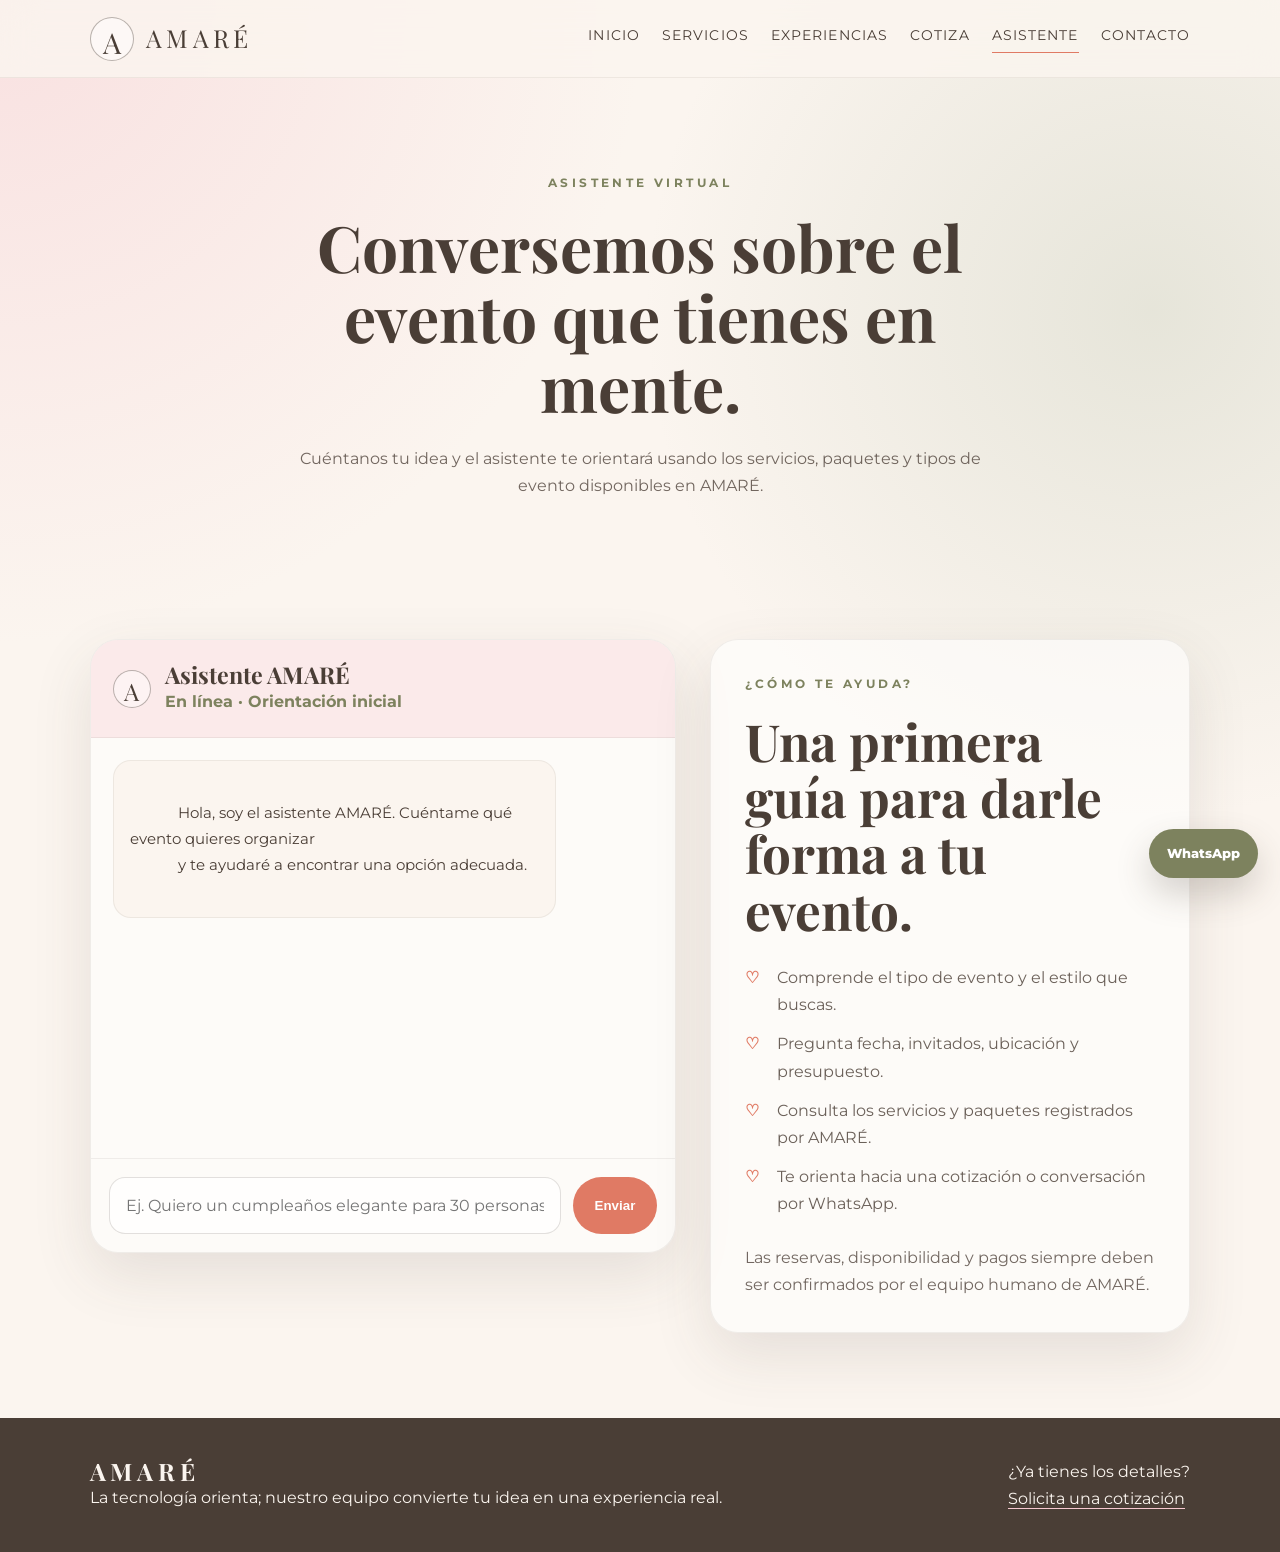
<file: frontend/chatbot.html>
<!DOCTYPE html>
<html lang="es">
<head>
  <meta charset="UTF-8" />
  <meta name="viewport" content="width=device-width, initial-scale=1.0" />
  <title>Asistente AMARÉ | Crea tu evento</title>
  <meta
    name="description"
    content="Asistente virtual AMARÉ para orientar eventos y recomendar servicios y paquetes disponibles."
  />

  <link rel="preconnect" href="https://images.unsplash.com" />
  <link rel="preconnect" href="https://fonts.googleapis.com" />
  <link rel="preconnect" href="https://fonts.gstatic.com" crossorigin />

  <link
    href="https://fonts.googleapis.com/css2?family=Montserrat:wght@300;400;500;600;700&family=Playfair+Display:wght@500;600;700&display=swap"
    rel="stylesheet"
  />

  <link rel="stylesheet" href="css/style.css" />
  <link rel="stylesheet" href="css/chatbot-ai.css" />
</head>

<body>
  <header class="site-header">
    <a href="index.html" class="brand">
      <span class="brand-mark">A</span>
      <span class="brand-text">AMARÉ</span>
    </a>

    <button class="menu-toggle" type="button" aria-label="Abrir menú">
      <span></span>
      <span></span>
      <span></span>
    </button>

    <nav class="main-nav">
      <a href="index.html">Inicio</a>
      <a href="servicios.html">Servicios</a>
      <a href="experiencias.html">Experiencias</a>
      <a href="cotiza.html">Cotiza</a>
      <a class="active" href="chatbot.html">Asistente</a>
      <a href="contacto.html">Contacto</a>
    </nav>
  </header>

  <main>
    <section class="page-hero">
      <p class="eyebrow reveal">Asistente virtual</p>

      <h1 class="reveal">
        Conversemos sobre el evento que tienes en mente.
      </h1>

      <p class="reveal">
        Cuéntanos tu idea y el asistente te orientará usando los servicios,
        paquetes y tipos de evento disponibles en AMARÉ.
      </p>
    </section>

    <section class="section chatbot-layout">
      <div class="chat-panel reveal">
        <div class="chat-header">
          <span class="brand-mark small">A</span>

          <div>
            <h2>Asistente AMARÉ</h2>
            <p class="chat-status">En línea · Orientación inicial</p>
          </div>
        </div>

        <div
          class="chat-window"
          id="aiChatWindow"
          aria-live="polite"
          aria-label="Conversación con el asistente AMARÉ"
        >
          <div class="message bot">
            Hola, soy el asistente AMARÉ. Cuéntame qué evento quieres organizar
            y te ayudaré a encontrar una opción adecuada.
          </div>
        </div>

        <section
          class="event-summary"
          id="eventSummary"
          aria-labelledby="eventSummaryTitle"
          hidden
        >
          <div class="event-summary-header">
            <div>
              <p class="event-summary-eyebrow">Resumen preliminar</p>
              <h3 id="eventSummaryTitle">Tu evento con AMARÉ</h3>
            </div>

            <span id="quoteStatus" class="quote-status">
              Completando datos
            </span>
          </div>

          <div class="event-summary-grid">
            <div class="event-summary-item">
              <span>Tipo de evento</span>
              <strong id="summaryEventType">Pendiente</strong>
            </div>

            <div class="event-summary-item">
              <span>Fecha</span>
              <strong id="summaryDate">Pendiente</strong>
            </div>

            <div class="event-summary-item">
              <span>Ubicación</span>
              <strong id="summaryLocation">Pendiente</strong>
            </div>

            <div class="event-summary-item">
              <span>Invitados</span>
              <strong id="summaryGuests">Pendiente</strong>
            </div>

            <div class="event-summary-item">
              <span>Presupuesto</span>
              <strong id="summaryBudget">Pendiente</strong>
            </div>

            <div class="event-summary-item">
              <span>Estilo</span>
              <strong id="summaryStyle">Por definir</strong>
            </div>
          </div>

          <div class="event-summary-services">
            <span>Servicios de interés</span>
            <strong id="summaryServices">Por definir</strong>
          </div>
        </section>

        <form class="chat-form" id="aiChatForm">
          <label class="visually-hidden" for="aiChatInput">
            Escribe tu mensaje para el asistente
          </label>

          <input
            id="aiChatInput"
            type="text"
            maxlength="1000"
            autocomplete="off"
            placeholder="Ej. Quiero un cumpleaños elegante para 30 personas..."
            required
          />

          <button id="aiChatButton" type="submit">Enviar</button>
        </form>
      </div>

      <div class="chat-info reveal">
        <p class="eyebrow">¿Cómo te ayuda?</p>

        <h2>Una primera guía para darle forma a tu evento.</h2>

        <ul class="check-list">
          <li>Comprende el tipo de evento y el estilo que buscas.</li>
          <li>Pregunta fecha, invitados, ubicación y presupuesto.</li>
          <li>Consulta los servicios y paquetes registrados por AMARÉ.</li>
          <li>Te orienta hacia una cotización o conversación por WhatsApp.</li>
        </ul>

        <p>
          Las reservas, disponibilidad y pagos siempre deben ser confirmados por
          el equipo humano de AMARÉ.
        </p>
      </div>
    </section>
  </main>

  <footer class="site-footer">
    <div>
      <h2>AMARÉ</h2>
      <p>
        La tecnología orienta; nuestro equipo convierte tu idea en una
        experiencia real.
      </p>
    </div>

    <div>
      <p>¿Ya tienes los detalles?</p>
      <a href="cotiza.html">Solicita una cotización</a>
    </div>
  </footer>

  <a
    class="whatsapp-float"
    href="https://wa.me/593958892936?text=Hola%20AMAR%C3%89%2C%20quiero%20informaci%C3%B3n%20sobre%20eventos."
    target="_blank"
    rel="noopener noreferrer"
  >
    WhatsApp
  </a>

  <script src="js/script.js"></script>
  <script src="js/chatbot-ai.js"></script>
</body>
</html>
</file>
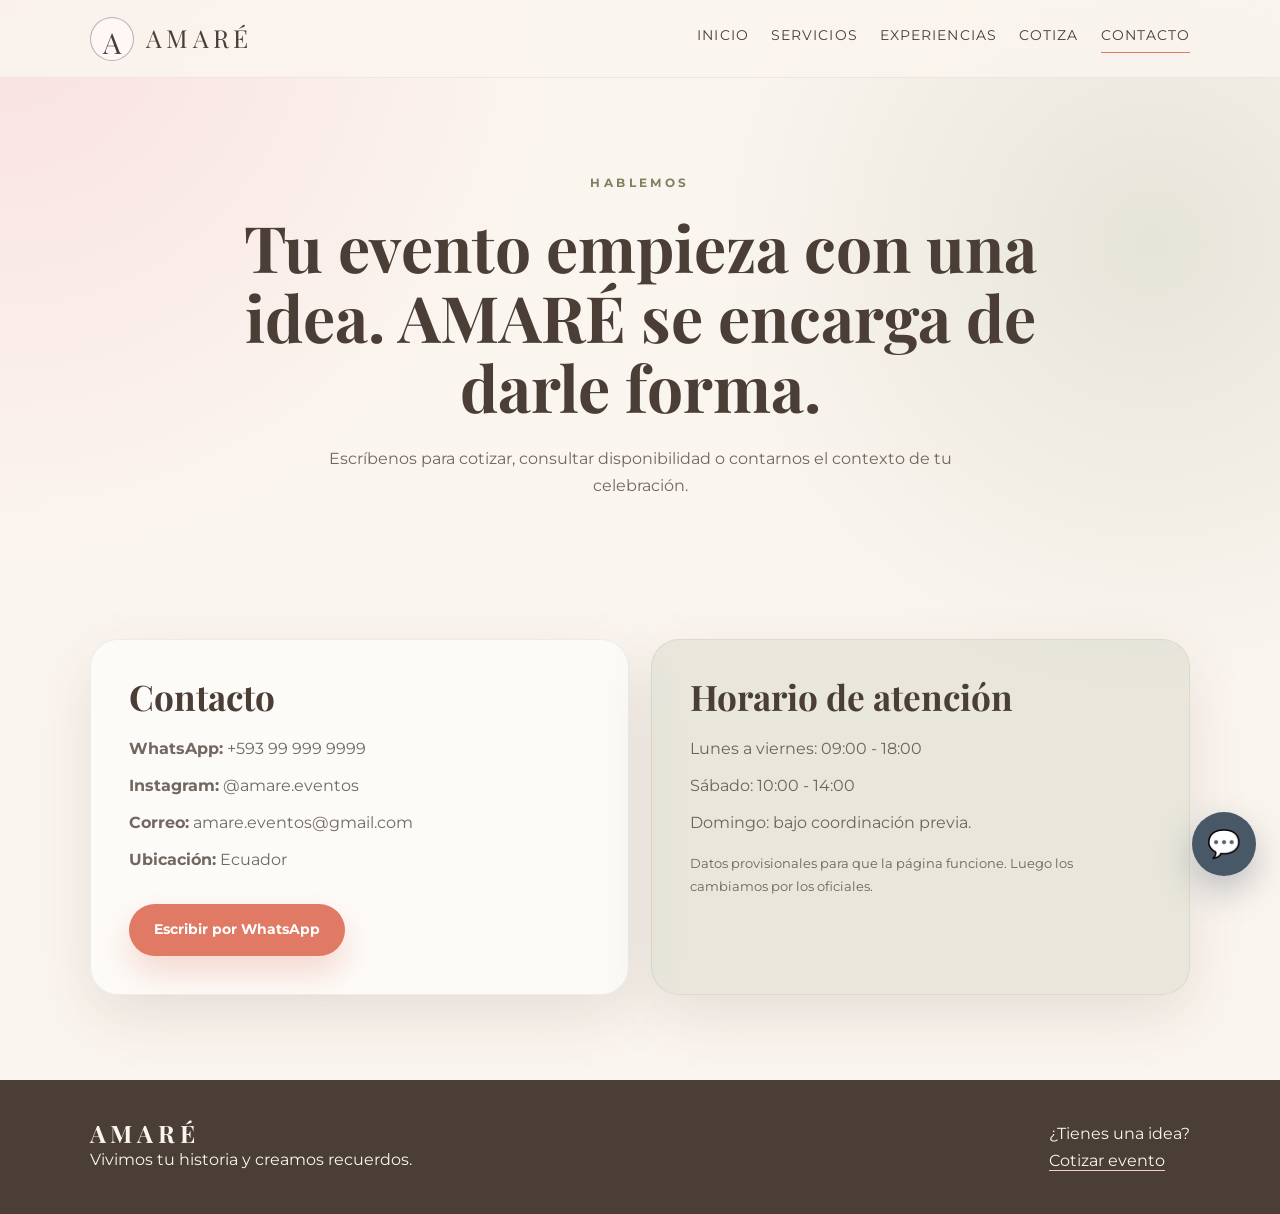
<file: frontend/contacto.html>
<!DOCTYPE html>
<html lang="es">
<head>
  <meta charset="UTF-8" />
  <meta name="viewport" content="width=device-width, initial-scale=1.0" />
  <title>Contacto | AMARÉ</title>
  <meta name="description" content="Contacta con AMARÉ para organizar eventos y experiencias personalizadas." />
  <link rel="preconnect" href="https://images.unsplash.com">
  <link rel="preconnect" href="https://fonts.googleapis.com">
  <link rel="preconnect" href="https://fonts.gstatic.com" crossorigin>
  <link href="https://fonts.googleapis.com/css2?family=Montserrat:wght@300;400;500;600;700&family=Playfair+Display:wght@500;600;700&display=swap" rel="stylesheet">
  <link rel="stylesheet" href="css/style.css" />
  <link rel="stylesheet" href="css/chatbot-widget.css" />
</head>
<body>
  <header class="site-header">
    <a href="index.html" class="brand">
      <span class="brand-mark">A</span>
      <span class="brand-text">AMARÉ</span>
    </a>
    <button class="menu-toggle" aria-label="Abrir menú"><span></span><span></span><span></span></button>
    <nav class="main-nav">
      <a href="index.html">Inicio</a>
      <a href="servicios.html">Servicios</a>
      <a href="experiencias.html">Experiencias</a>
      <a href="cotiza.html">Cotiza</a>
      <a class="active" href="contacto.html">Contacto</a>
    </nav>
  </header>

  <main>
    <section class="page-hero">
      <p class="eyebrow reveal">Hablemos</p>
      <h1 class="reveal">Tu evento empieza con una idea. AMARÉ se encarga de darle forma.</h1>
      <p class="reveal">Escríbenos para cotizar, consultar disponibilidad o contarnos el contexto de tu celebración.</p>
    </section>

    <section class="section contact-layout">
      <div class="contact-card reveal">
        <h2>Contacto</h2>
        <p><strong>WhatsApp:</strong> +593 99 999 9999</p>
        <p><strong>Instagram:</strong> @amare.eventos</p>
        <p><strong>Correo:</strong> amare.eventos@gmail.com</p>
        <p><strong>Ubicación:</strong> Ecuador</p>
        <a class="btn primary" href="https://wa.me/593999999999?text=Hola%20AMAR%C3%89%2C%20quiero%20organizar%20un%20evento." target="_blank">Escribir por WhatsApp</a>
      </div>

      <div class="contact-card muted reveal">
        <h2>Horario de atención</h2>
        <p>Lunes a viernes: 09:00 - 18:00</p>
        <p>Sábado: 10:00 - 14:00</p>
        <p>Domingo: bajo coordinación previa.</p>
        <p class="mini-text">Datos provisionales para que la página funcione. Luego los cambiamos por los oficiales.</p>
      </div>
    </section>
  </main>

  <footer class="site-footer">
    <div><h2>AMARÉ</h2><p>Vivimos tu historia y creamos recuerdos.</p></div>
    <div><p>¿Tienes una idea?</p><a href="cotiza.html">Cotizar evento</a></div>
  </footer>


  <script src="js/script.js"></script>
  <script src="js/chatbot-widget.js"></script>
</body>
</html>
</file>
<file: frontend/css/style.css>
/* 
  AMARÉ | Sitio web
  Paleta inspirada en el moodboard:
  rosa #F6C8CF, crema #FBF5EF, beige #E7D6C1,
  verde suave #A8B59A, coral #E07A64, verde oliva #7D825E, café #4A3E36
*/

:root {
  --pink: #F6C8CF;
  --cream: #FBF5EF;
  --beige: #E7D6C1;
  --sage: #A8B59A;
  --coral: #E07A64;
  --olive: #7D825E;
  --brown: #4A3E36;
  --white: #FFFFFF;
  --shadow: 0 22px 60px rgba(74, 62, 54, 0.12);
  --radius-lg: 28px;
  --radius-md: 18px;
  --transition: 0.25s ease;
}

* {
  box-sizing: border-box;
  margin: 0;
  padding: 0;
}

html {
  scroll-behavior: smooth;
}

body {
  font-family: "Montserrat", sans-serif;
  color: var(--brown);
  background:
    radial-gradient(circle at top left, rgba(246, 200, 207, 0.45), transparent 32%),
    radial-gradient(circle at 90% 20%, rgba(168, 181, 154, 0.25), transparent 30%),
    var(--cream);
  line-height: 1.7;
}

img {
  max-width: 100%;
  display: block;
}

a {
  color: inherit;
  text-decoration: none;
}

h1, h2, h3 {
  font-family: "Playfair Display", serif;
  line-height: 1.1;
  color: var(--brown);
}

p {
  color: rgba(74, 62, 54, 0.78);
}

.site-header {
  position: sticky;
  top: 0;
  z-index: 99;
  min-height: 78px;
  padding: 16px 7%;
  display: flex;
  align-items: center;
  justify-content: space-between;
  background: rgba(251, 245, 239, 0.84);
  backdrop-filter: blur(18px);
  border-bottom: 1px solid rgba(74, 62, 54, 0.08);
}

.brand {
  display: inline-flex;
  align-items: center;
  gap: 12px;
}

.brand-mark {
  width: 44px;
  height: 44px;
  border: 1px solid rgba(74, 62, 54, 0.38);
  border-radius: 50%;
  display: grid;
  place-items: center;
  font-family: "Playfair Display", serif;
  font-size: 1.8rem;
  color: var(--brown);
  background: rgba(255, 255, 255, 0.45);
}

.brand-mark.small {
  width: 38px;
  height: 38px;
  font-size: 1.5rem;
}

.brand-text {
  font-family: "Playfair Display", serif;
  font-size: 1.55rem;
  letter-spacing: 0.18em;
}

.main-nav {
  display: flex;
  align-items: center;
  gap: 22px;
  font-size: 0.86rem;
  text-transform: uppercase;
  letter-spacing: 0.08em;
}

.main-nav a {
  position: relative;
  padding-bottom: 6px;
}

.main-nav a::after {
  content: "";
  width: 0;
  height: 1px;
  background: var(--coral);
  position: absolute;
  left: 0;
  bottom: 0;
  transition: var(--transition);
}

.main-nav a:hover::after,
.main-nav a.active::after {
  width: 100%;
}

.menu-toggle {
  display: none;
  border: none;
  background: transparent;
  cursor: pointer;
}

.menu-toggle span {
  display: block;
  width: 28px;
  height: 2px;
  background: var(--brown);
  margin: 6px 0;
  transition: var(--transition);
}

.hero {
  min-height: calc(100vh - 78px);
  padding: 70px 7%;
  display: grid;
  grid-template-columns: 1.05fr 0.95fr;
  align-items: center;
  gap: 60px;
}

.eyebrow {
  text-transform: uppercase;
  letter-spacing: 0.28em;
  color: var(--olive);
  font-size: 0.76rem;
  font-weight: 700;
  margin-bottom: 18px;
}

.hero h1 {
  font-size: clamp(3rem, 7vw, 6.3rem);
  max-width: 900px;
}

.hero-text {
  margin: 28px 0 34px;
  max-width: 620px;
  font-size: 1.04rem;
}

.hero-actions,
.center {
  display: flex;
  gap: 14px;
  flex-wrap: wrap;
  align-items: center;
}

.btn {
  display: inline-flex;
  justify-content: center;
  align-items: center;
  min-height: 48px;
  padding: 13px 24px;
  border-radius: 999px;
  font-weight: 700;
  font-size: 0.88rem;
  border: 1px solid transparent;
  cursor: pointer;
  transition: var(--transition);
}

.btn.primary {
  color: var(--white);
  background: var(--coral);
  box-shadow: 0 16px 34px rgba(224, 122, 100, 0.28);
}

.btn.primary:hover {
  transform: translateY(-3px);
  background: #D96852;
}

.btn.secondary {
  color: var(--brown);
  background: rgba(255, 255, 255, 0.42);
  border-color: rgba(74, 62, 54, 0.18);
}

.btn.secondary:hover {
  transform: translateY(-3px);
  background: var(--white);
}

.btn.full {
  width: 100%;
}

.hero-card {
  position: relative;
  border-radius: 46% 46% 26px 26px;
  overflow: hidden;
  box-shadow: var(--shadow);
  min-height: 620px;
  background: var(--beige);
}

.hero-card img {
  width: 100%;
  height: 620px;
  object-fit: cover;
}

.floating-note {
  position: absolute;
  left: 28px;
  right: 28px;
  bottom: 28px;
  padding: 22px;
  border-radius: 24px;
  background: rgba(251, 245, 239, 0.84);
  backdrop-filter: blur(16px);
  box-shadow: 0 16px 38px rgba(74, 62, 54, 0.12);
}

.floating-note span {
  font-family: "Playfair Display", serif;
  letter-spacing: 0.22em;
  font-size: 1.1rem;
}

.section {
  padding: 85px 7%;
}

.section-heading {
  text-align: center;
  max-width: 760px;
  margin: 0 auto 46px;
}

.section-heading h2,
.page-hero h1 {
  font-size: clamp(2.2rem, 5vw, 4.2rem);
}

.intro-grid,
.package-grid,
.packages-detail,
.contact-layout {
  display: grid;
  grid-template-columns: repeat(3, 1fr);
  gap: 22px;
}

.soft-card,
.package-card,
.detail-card,
.contact-card,
.chat-panel,
.chat-info,
.quote-form,
.aside-card {
  background: rgba(255, 255, 255, 0.55);
  border: 1px solid rgba(74, 62, 54, 0.08);
  border-radius: var(--radius-lg);
  box-shadow: var(--shadow);
}

.soft-card {
  padding: 34px;
}

.card-number,
.detail-card span {
  font-family: "Playfair Display", serif;
  color: var(--coral);
  font-size: 1.5rem;
}

.soft-card h3,
.package-card h3,
.detail-card h2 {
  margin: 16px 0 12px;
  font-size: 1.65rem;
}

.split-section {
  display: grid;
  grid-template-columns: 0.9fr 1.1fr;
  gap: 52px;
  align-items: center;
}

.split-image img,
.quote-aside img {
  border-radius: var(--radius-lg);
  box-shadow: var(--shadow);
  min-height: 520px;
  object-fit: cover;
  width: 100%;
}

.split-content {
  max-width: 680px;
}

.split-content h2,
.custom-box h2,
.chat-info h2 {
  font-size: clamp(2.1rem, 4vw, 3.6rem);
  margin-bottom: 20px;
}

.check-list {
  list-style: none;
  margin: 26px 0;
}

.check-list li {
  position: relative;
  padding-left: 32px;
  margin-bottom: 12px;
  color: rgba(74, 62, 54, 0.82);
}

.check-list li::before {
  content: "♡";
  position: absolute;
  left: 0;
  color: var(--coral);
  font-weight: 700;
}

.package-card {
  padding: 32px;
  min-height: 250px;
  display: flex;
  flex-direction: column;
  justify-content: space-between;
}

.package-card.featured,
.detail-card.highlighted {
  background: linear-gradient(145deg, var(--olive), var(--sage));
}

.package-card.featured h3,
.package-card.featured p,
.package-card.featured span,
.detail-card.highlighted h2,
.detail-card.highlighted p,
.detail-card.highlighted li,
.detail-card.highlighted span {
  color: var(--white);
}

.package-card span {
  color: var(--olive);
  font-size: 0.85rem;
  font-weight: 700;
}

.mosaic-gallery,
.gallery-page-grid {
  display: grid;
  gap: 14px;
}

.mosaic-gallery {
  grid-template-columns: 1.25fr 1fr 1fr 1.25fr;
  margin-bottom: 34px;
}

.mosaic-gallery img,
.gallery-page-grid img {
  height: 320px;
  width: 100%;
  object-fit: cover;
  border-radius: 22px;
  box-shadow: 0 14px 38px rgba(74, 62, 54, 0.08);
}

.mosaic-gallery img:nth-child(1),
.mosaic-gallery img:nth-child(4) {
  height: 400px;
}

.center {
  justify-content: center;
}

.page-hero {
  padding: 95px 7% 55px;
  text-align: center;
  max-width: 980px;
  margin: auto;
}

.page-hero p:not(.eyebrow) {
  max-width: 700px;
  margin: 22px auto 0;
}

.service-grid {
  display: grid;
  grid-template-columns: repeat(2, 1fr);
  gap: 26px;
}

.service-card {
  display: grid;
  grid-template-columns: 0.9fr 1fr;
  overflow: hidden;
  background: rgba(255, 255, 255, 0.55);
  border-radius: var(--radius-lg);
  box-shadow: var(--shadow);
}

.service-card img {
  height: 100%;
  min-height: 300px;
  object-fit: cover;
}

.service-card div {
  padding: 32px;
}

.service-card h2 {
  font-size: 2rem;
  margin-bottom: 14px;
}

.process-section {
  background: rgba(246, 200, 207, 0.20);
}

.timeline {
  display: grid;
  grid-template-columns: repeat(4, 1fr);
  gap: 18px;
}

.timeline-item {
  padding: 26px;
  border-left: 1px solid var(--coral);
  background: rgba(255, 255, 255, 0.38);
  border-radius: 0 var(--radius-md) var(--radius-md) 0;
}

.timeline-item span {
  color: var(--coral);
  font-weight: 800;
  letter-spacing: 0.1em;
}

.timeline-item h3 {
  margin: 12px 0;
}

.packages-detail {
  align-items: stretch;
}

.detail-card {
  padding: 34px;
}

.detail-card ul {
  margin: 22px 0;
  padding-left: 18px;
}

.detail-card li {
  margin-bottom: 10px;
}

.custom-box {
  max-width: 920px;
  margin: auto;
  padding: 48px;
  border-radius: var(--radius-lg);
  background:
    linear-gradient(rgba(251, 245, 239, 0.90), rgba(251, 245, 239, 0.90)),
    url("https://images.unsplash.com/photo-1519225421980-715cb0215aed?auto=format&fit=crop&w=1200&q=80");
  background-size: cover;
  background-position: center;
  box-shadow: var(--shadow);
  text-align: center;
}

.custom-box .btn {
  margin-top: 26px;
}

.gallery-page-grid {
  grid-template-columns: repeat(3, 1fr);
}

.quote-layout,
.chatbot-layout {
  display: grid;
  grid-template-columns: 1.1fr 0.9fr;
  gap: 34px;
  align-items: start;
}

.quote-form {
  padding: 34px;
}

.form-row {
  display: grid;
  gap: 8px;
  margin-bottom: 20px;
}

.form-grid {
  display: grid;
  grid-template-columns: repeat(2, 1fr);
  gap: 18px;
}

label {
  font-weight: 700;
  font-size: 0.86rem;
  color: var(--brown);
}

input,
select,
textarea {
  width: 100%;
  border: 1px solid rgba(74, 62, 54, 0.16);
  background: rgba(255, 255, 255, 0.72);
  border-radius: 16px;
  padding: 14px 16px;
  font: inherit;
  color: var(--brown);
  outline: none;
  transition: var(--transition);
}

textarea {
  resize: vertical;
}

input:focus,
select:focus,
textarea:focus {
  border-color: var(--coral);
  box-shadow: 0 0 0 4px rgba(224, 122, 100, 0.12);
}

.form-note,
.mini-text {
  font-size: 0.82rem;
  margin-top: 16px;
}

.quote-aside {
  display: grid;
  gap: 18px;
}

.quote-aside img {
  min-height: 420px;
}

.aside-card {
  padding: 28px;
}

.aside-card h2 {
  font-size: 2rem;
  margin-bottom: 12px;
}

.chat-panel {
  overflow: hidden;
}

.chat-header {
  display: flex;
  align-items: center;
  gap: 14px;
  padding: 22px;
  background: rgba(246, 200, 207, 0.35);
  border-bottom: 1px solid rgba(74, 62, 54, 0.08);
}

.chat-header h2 {
  font-size: 1.45rem;
}

.chat-window {
  min-height: 420px;
  max-height: 420px;
  overflow-y: auto;
  padding: 22px;
  display: flex;
  flex-direction: column;
  gap: 14px;
}

.message {
  max-width: 82%;
  padding: 14px 16px;
  border-radius: 18px;
  font-size: 0.94rem;
}

.message.bot {
  align-self: flex-start;
  background: var(--cream);
  border: 1px solid rgba(74, 62, 54, 0.08);
}

.message.user {
  align-self: flex-end;
  background: var(--olive);
  color: var(--white);
}

.chat-form {
  display: grid;
  grid-template-columns: 1fr auto;
  gap: 12px;
  padding: 18px;
  border-top: 1px solid rgba(74, 62, 54, 0.08);
}

.chat-form button {
  border: none;
  border-radius: 999px;
  padding: 0 22px;
  background: var(--coral);
  color: var(--white);
  font-weight: 800;
  cursor: pointer;
}

.chat-info {
  padding: 34px;
}

.contact-layout {
  grid-template-columns: repeat(2, 1fr);
}

.contact-card {
  padding: 38px;
}

.contact-card h2 {
  font-size: 2.2rem;
  margin-bottom: 18px;
}

.contact-card p {
  margin-bottom: 10px;
}

.contact-card .btn {
  margin-top: 20px;
}

.contact-card.muted {
  background: rgba(168, 181, 154, 0.22);
}

.site-footer {
  padding: 40px 7%;
  display: flex;
  justify-content: space-between;
  gap: 24px;
  background: var(--brown);
  color: var(--cream);
}

.site-footer h2,
.site-footer p,
.site-footer a {
  color: var(--cream);
}

.site-footer h2 {
  letter-spacing: 0.20em;
}

.site-footer a {
  border-bottom: 1px solid var(--pink);
}

.whatsapp-float {
  position: fixed;
  right: 22px;
  bottom: 22px;
  z-index: 80;
  padding: 13px 18px;
  border-radius: 999px;
  background: var(--olive);
  color: var(--white);
  font-size: 0.84rem;
  font-weight: 800;
  box-shadow: 0 16px 34px rgba(74, 62, 54, 0.22);
}

.reveal {
  opacity: 0;
  transform: translateY(22px);
  transition: 0.7s ease;
}

.reveal.visible {
  opacity: 1;
  transform: translateY(0);
}

@media (max-width: 1020px) {
  .main-nav {
    position: fixed;
    top: 78px;
    right: -100%;
    width: min(420px, 100%);
    height: calc(100vh - 78px);
    padding: 34px;
    flex-direction: column;
    align-items: flex-start;
    background: rgba(251, 245, 239, 0.96);
    border-left: 1px solid rgba(74, 62, 54, 0.08);
    transition: var(--transition);
  }

  .main-nav.open {
    right: 0;
  }

  .menu-toggle {
    display: block;
  }

  .hero,
  .split-section,
  .quote-layout,
  .chatbot-layout {
    grid-template-columns: 1fr;
  }

  .hero {
    padding-top: 54px;
  }

  .hero-card,
  .hero-card img {
    min-height: 440px;
    height: 440px;
  }

  .intro-grid,
  .package-grid,
  .packages-detail,
  .timeline,
  .gallery-page-grid {
    grid-template-columns: repeat(2, 1fr);
  }

  .service-grid {
    grid-template-columns: 1fr;
  }

  .mosaic-gallery {
    grid-template-columns: repeat(2, 1fr);
  }

  .mosaic-gallery img,
  .mosaic-gallery img:nth-child(1),
  .mosaic-gallery img:nth-child(4) {
    height: 300px;
  }
}

@media (max-width: 640px) {
  .site-header {
    padding: 14px 5%;
  }

  .brand-text {
    font-size: 1.2rem;
  }

  .hero,
  .section,
  .page-hero {
    padding-left: 5%;
    padding-right: 5%;
  }

  .hero h1 {
    font-size: 3rem;
  }

  .hero-card,
  .hero-card img {
    min-height: 360px;
    height: 360px;
    border-radius: 34px;
  }

  .intro-grid,
  .package-grid,
  .packages-detail,
  .timeline,
  .gallery-page-grid,
  .contact-layout,
  .form-grid,
  .mosaic-gallery {
    grid-template-columns: 1fr;
  }

  .service-card {
    grid-template-columns: 1fr;
  }

  .service-card img {
    min-height: 240px;
  }

  .custom-box,
  .quote-form,
  .contact-card,
  .chat-info {
    padding: 26px;
  }

  .site-footer {
    flex-direction: column;
  }

  .whatsapp-float {
    right: 14px;
    bottom: 14px;
  }
}
.service-price {
  margin-top: 18px;
  font-weight: 800;
  color: var(--coral);
}
.package-price {
  margin: 14px 0;
  font-weight: 800;
  color: #8b6f68;
}
.form-status {
  margin: 6px 0 0;
  font-weight: 700;
  font-size: 0.95rem;
}

.form-status.info {
  color: #495867;
}

.form-status.success {
  color: #2f7d4f;
}

.form-status.error {
  color: #9b3d3d;
}
.form-status {
  margin: 6px 0 0;
  font-weight: 700;
  font-size: 0.95rem;
}

.form-status.info {
  color: #495867;
}

.form-status.success {
  color: #2f7d4f;
}

.form-status.error {
  color: #9b3d3d;
}
</file>
<file: frontend/css/chatbot-ai.css>
/* Mejoras específicas del chatbot con IA */

.visually-hidden {
  position: absolute;
  width: 1px;
  height: 1px;
  padding: 0;
  margin: -1px;
  overflow: hidden;
  clip: rect(0, 0, 0, 0);
  white-space: nowrap;
  border: 0;
}

.chat-window {
  scroll-behavior: smooth;
}

.message {
  white-space: pre-wrap;
  overflow-wrap: anywhere;
}

.message.loading {
  align-self: flex-start;
  background: rgba(231, 214, 193, 0.55);
  border: 1px solid rgba(74, 62, 54, 0.08);
  color: rgba(74, 62, 54, 0.7);
}

.message.loading::after {
  content: " •••";
  display: inline-block;
  animation: amareTyping 1.1s infinite;
}

.message.error {
  align-self: flex-start;
  background: rgba(224, 122, 100, 0.14);
  border: 1px solid rgba(224, 122, 100, 0.32);
  color: #8f3e31;
}

.chat-form button:disabled {
  cursor: wait;
  opacity: 0.65;
}

.chat-form input:disabled {
  cursor: wait;
  background: rgba(231, 214, 193, 0.32);
}

.chat-status {
  color: var(--olive);
  font-weight: 700;
}

@keyframes amareTyping {
  0%,
  100% {
    opacity: 0.35;
    transform: translateY(0);
  }

  50% {
    opacity: 1;
    transform: translateY(-1px);
  }
}

.event-summary {
  margin: 0 18px 18px;
  padding: 20px;
  border-radius: 22px;
  background: rgba(246, 200, 207, 0.18);
  border: 1px solid rgba(224, 122, 100, 0.18);
}

.event-summary[hidden] {
  display: none;
}

.event-summary-header {
  display: flex;
  justify-content: space-between;
  align-items: flex-start;
  gap: 18px;
  margin-bottom: 18px;
}

.event-summary-eyebrow {
  margin: 0 0 4px;
  color: var(--olive);
  font-size: 0.72rem;
  font-weight: 800;
  letter-spacing: 0.16em;
  text-transform: uppercase;
}

.event-summary h3 {
  margin: 0;
  font-size: 1.35rem;
}

.quote-status {
  padding: 7px 12px;
  border-radius: 999px;
  background: rgba(231, 214, 193, 0.6);
  color: var(--brown);
  font-size: 0.75rem;
  font-weight: 800;
  white-space: nowrap;
}

.quote-status.ready {
  background: rgba(168, 181, 154, 0.35);
  color: #4c5d37;
}

.event-summary-grid {
  display: grid;
  grid-template-columns: repeat(2, 1fr);
  gap: 12px;
}

.event-summary-item,
.event-summary-services {
  padding: 12px 14px;
  border-radius: 15px;
  background: rgba(255, 255, 255, 0.5);
}

.event-summary-item span,
.event-summary-services span {
  display: block;
  margin-bottom: 4px;
  color: rgba(74, 62, 54, 0.62);
  font-size: 0.72rem;
  font-weight: 700;
  text-transform: uppercase;
  letter-spacing: 0.08em;
}

.event-summary-item strong,
.event-summary-services strong {
  display: block;
  color: var(--brown);
  font-size: 0.92rem;
  line-height: 1.4;
}

.event-summary-services {
  margin-top: 12px;
}

@media (max-width: 640px) {
  .event-summary-header {
    flex-direction: column;
  }

  .event-summary-grid {
    grid-template-columns: 1fr;
  }
}
</file>
<file: frontend/css/chatbot-widget.css>
/* =========================================================
   CHATBOT FLOTANTE AMARÉ
   Archivo: frontend/css/chatbot-widget.css
   ========================================================= */

:root {
  --amare-rose: #d8c3bd;
  --amare-rose-light: #f2e5e3;
  --amare-blue: #495867;
  --amare-white: #ffffff;
  --amare-text: #3e332e;
  --amare-muted: #7c6e65;
  --amare-shadow: 0 18px 50px rgba(73, 88, 103, 0.2);
}

/* Botón flotante */

.amare-chat-launcher {
  position: fixed;
  right: 24px;
  bottom: 24px;
  z-index: 9998;

  width: 64px;
  height: 64px;

  border: none;
  border-radius: 50%;
  background: var(--amare-blue);
  color: var(--amare-white);

  display: flex;
  align-items: center;
  justify-content: center;

  font-size: 27px;
  cursor: pointer;

  box-shadow: 0 14px 35px rgba(73, 88, 103, 0.34);
  transition:
    transform 0.25s ease,
    box-shadow 0.25s ease,
    background-color 0.25s ease;
}

.amare-chat-launcher:hover {
  transform: translateY(-4px) scale(1.04);
  box-shadow: 0 18px 42px rgba(73, 88, 103, 0.42);
}

.amare-chat-launcher:active {
  transform: scale(0.96);
}

.amare-chat-launcher.is-open {
  background: #3b4855;
}

/* Ventana principal */

.amare-chat-widget {
  position: fixed;
  right: 24px;
  bottom: 100px;
  z-index: 9999;

  width: min(390px, calc(100vw - 32px));
  height: min(610px, calc(100vh - 135px));

  background: var(--amare-white);
  border: 1px solid rgba(216, 195, 189, 0.65);
  border-radius: 28px;
  box-shadow: var(--amare-shadow);

  overflow: hidden;
  display: flex;
  flex-direction: column;

  opacity: 0;
  visibility: hidden;
  pointer-events: none;

  transform: translateY(24px) scale(0.96);
  transform-origin: bottom right;

  transition:
    opacity 0.25s ease,
    visibility 0.25s ease,
    transform 0.25s ease;
}

.amare-chat-widget.is-open {
  opacity: 1;
  visibility: visible;
  pointer-events: auto;
  transform: translateY(0) scale(1);
}

/* Encabezado */

.amare-chat-header {
  padding: 18px 18px 16px;
  background:
    linear-gradient(
      135deg,
      var(--amare-blue) 0%,
      #627383 100%
    );

  color: var(--amare-white);

  display: flex;
  align-items: center;
  justify-content: space-between;
  gap: 14px;
}

.amare-chat-brand {
  display: flex;
  align-items: center;
  gap: 12px;
  min-width: 0;
}

.amare-chat-avatar {
  width: 43px;
  height: 43px;
  border-radius: 50%;

  background: var(--amare-rose-light);
  color: var(--amare-blue);

  display: flex;
  align-items: center;
  justify-content: center;

  font-family: "Playfair Display", serif;
  font-size: 21px;
  font-weight: 700;

  flex-shrink: 0;
}

.amare-chat-heading {
  min-width: 0;
}

.amare-chat-heading h3 {
  margin: 0 0 3px;
  color: var(--amare-white);

  font-family: "Playfair Display", serif;
  font-size: 1.15rem;
  line-height: 1.2;
}

.amare-chat-heading p {
  margin: 0;
  color: rgba(255, 255, 255, 0.82);

  font-family: "Montserrat", sans-serif;
  font-size: 0.75rem;

  white-space: nowrap;
  overflow: hidden;
  text-overflow: ellipsis;
}

.amare-chat-status {
  display: inline-flex;
  align-items: center;
  gap: 6px;
}

.amare-chat-status::before {
  content: "";
  width: 7px;
  height: 7px;
  border-radius: 50%;
  background: #bde5c8;
  box-shadow: 0 0 0 4px rgba(189, 229, 200, 0.16);
}

.amare-chat-close {
  width: 38px;
  height: 38px;

  border: none;
  border-radius: 50%;

  background: rgba(255, 255, 255, 0.12);
  color: var(--amare-white);

  font-size: 21px;
  cursor: pointer;

  display: flex;
  align-items: center;
  justify-content: center;

  transition:
    background-color 0.2s ease,
    transform 0.2s ease;
}

.amare-chat-close:hover {
  background: rgba(255, 255, 255, 0.22);
  transform: rotate(4deg);
}

/* Zona de mensajes */

.amare-chat-messages {
  flex: 1;
  min-height: 0;

  padding: 18px;

  overflow-y: auto;
  scroll-behavior: smooth;

  background:
    radial-gradient(
      circle at top left,
      rgba(242, 229, 227, 0.8),
      transparent 36%
    ),
    #fcfaf9;

  display: flex;
  flex-direction: column;
  gap: 12px;
}

.amare-chat-messages::-webkit-scrollbar {
  width: 7px;
}

.amare-chat-messages::-webkit-scrollbar-track {
  background: transparent;
}

.amare-chat-messages::-webkit-scrollbar-thumb {
  background: rgba(73, 88, 103, 0.22);
  border-radius: 999px;
}

/* Mensajes */

.amare-message {
  max-width: 84%;
  padding: 12px 14px;
  border-radius: 19px;

  font-family: "Montserrat", sans-serif;
  font-size: 0.89rem;
  line-height: 1.55;

  word-wrap: break-word;
  animation: amareMessageIn 0.22s ease;
}

.amare-message p {
  margin: 0;
}

.amare-message.bot {
  align-self: flex-start;

  background: var(--amare-white);
  color: var(--amare-text);

  border: 1px solid rgba(216, 195, 189, 0.52);
  border-bottom-left-radius: 7px;

  box-shadow: 0 7px 22px rgba(73, 88, 103, 0.07);
}

.amare-message.user {
  align-self: flex-end;

  background: var(--amare-blue);
  color: #ffffff !important;

  border-bottom-right-radius: 7px;
}
.amare-message.user p {
  color: #ffffff !important;
}

.amare-message.error {
  align-self: flex-start;

  background: #fff1f1;
  color: #8c3434;

  border: 1px solid #f0caca;
}

/* Indicador escribiendo */

.amare-typing {
  align-self: flex-start;

  display: flex;
  align-items: center;
  gap: 5px;

  padding: 13px 16px;

  background: var(--amare-white);
  border: 1px solid rgba(216, 195, 189, 0.52);
  border-radius: 19px;
  border-bottom-left-radius: 7px;
}

.amare-typing span {
  width: 7px;
  height: 7px;

  border-radius: 50%;
  background: var(--amare-muted);

  animation: amareTyping 1.15s infinite ease-in-out;
}

.amare-typing span:nth-child(2) {
  animation-delay: 0.15s;
}

.amare-typing span:nth-child(3) {
  animation-delay: 0.3s;
}

/* Tarjeta de resumen final */

.amare-summary-card {
  width: 100%;
  align-self: stretch;

  background: var(--amare-white);
  border: 1px solid rgba(216, 195, 189, 0.75);
  border-radius: 22px;

  padding: 17px;
  box-shadow: 0 12px 32px rgba(73, 88, 103, 0.1);

  animation: amareMessageIn 0.25s ease;
}

.amare-summary-card[hidden] {
  display: none !important;
}

.amare-summary-card h4 {
  margin: 0 0 6px;

  color: var(--amare-text);
  font-family: "Playfair Display", serif;
  font-size: 1.14rem;
}

.amare-summary-card > p {
  margin: 0 0 15px;

  color: var(--amare-muted);
  font-family: "Montserrat", sans-serif;
  font-size: 0.8rem;
  line-height: 1.45;
}

.amare-summary-list {
  display: grid;
  gap: 9px;
  margin-bottom: 16px;
}

.amare-summary-item {
  padding: 10px 11px;
  border-radius: 13px;
  background: #faf5f3;

  font-family: "Montserrat", sans-serif;
  font-size: 0.8rem;
  line-height: 1.45;
}

.amare-summary-item strong {
  color: var(--amare-blue);
}

.amare-summary-actions {
  display: grid;
  grid-template-columns: 1fr 1fr;
  gap: 9px;
}

.amare-summary-btn {
  min-height: 42px;

  border: none;
  border-radius: 13px;

  padding: 10px 12px;

  font-family: "Montserrat", sans-serif;
  font-size: 0.79rem;
  font-weight: 600;

  cursor: pointer;
  transition:
    transform 0.2s ease,
    background-color 0.2s ease;
}

.amare-summary-btn:hover {
  transform: translateY(-2px);
}

.amare-summary-btn.quote {
  background: var(--amare-blue);
  color: var(--amare-white);
}

.amare-summary-btn.whatsapp {
  background: #e7f7ec;
  color: #246b3c;
}

.amare-summary-btn.modify {
  grid-column: 1 / -1;

  background: var(--amare-rose-light);
  color: var(--amare-text);
}

/* Formulario inferior */

.amare-chat-form {
  padding: 13px;
  background: var(--amare-white);
  border-top: 1px solid rgba(216, 195, 189, 0.58);

  display: flex;
  align-items: flex-end;
  gap: 9px;
}

.amare-chat-input {
  flex: 1;
  resize: none;

  min-height: 46px;
  max-height: 110px;

  border: 1px solid rgba(73, 88, 103, 0.2);
  border-radius: 16px;

  padding: 12px 14px;

  background: #fbfaf9;
  color: var(--amare-text);

  font-family: "Montserrat", sans-serif;
  font-size: 0.87rem;
  line-height: 1.45;

  outline: none;

  transition:
    border-color 0.2s ease,
    box-shadow 0.2s ease;
}

.amare-chat-input:focus {
  border-color: var(--amare-blue);
  box-shadow: 0 0 0 3px rgba(73, 88, 103, 0.1);
}

.amare-chat-input::placeholder {
  color: #a1948d;
}

.amare-chat-send {
  width: 46px;
  height: 46px;

  border: none;
  border-radius: 15px;

  background: var(--amare-blue);
  color: var(--amare-white);

  flex-shrink: 0;

  display: flex;
  align-items: center;
  justify-content: center;

  font-size: 20px;
  cursor: pointer;

  transition:
    transform 0.2s ease,
    opacity 0.2s ease;
}

.amare-chat-send:hover {
  transform: translateY(-2px);
}

.amare-chat-send:disabled {
  opacity: 0.5;
  cursor: not-allowed;
  transform: none;
}

/* Animaciones */

@keyframes amareMessageIn {
  from {
    opacity: 0;
    transform: translateY(9px);
  }

  to {
    opacity: 1;
    transform: translateY(0);
  }
}

@keyframes amareTyping {
  0%,
  60%,
  100% {
    opacity: 0.35;
    transform: translateY(0);
  }

  30% {
    opacity: 1;
    transform: translateY(-4px);
  }
}

/* Adaptación para celular */

@media (max-width: 600px) {
  .amare-chat-launcher {
    right: 16px;
    bottom: 16px;

    width: 58px;
    height: 58px;

    font-size: 24px;
  }

  .amare-chat-widget {
    inset: 0;

    width: 100%;
    height: 100%;

    max-width: none;
    max-height: none;

    border: none;
    border-radius: 0;

    transform: translateY(30px);
    transform-origin: center;
  }

  .amare-chat-widget.is-open {
    transform: translateY(0);
  }

  .amare-chat-header {
    padding:
      max(16px, env(safe-area-inset-top))
      16px
      14px;
  }

  .amare-chat-messages {
    padding: 15px;
  }

  .amare-chat-form {
    padding:
      11px
      11px
      max(11px, env(safe-area-inset-bottom));
  }

  .amare-message {
    max-width: 89%;
  }
}

/* Evita que el contenido de atrás se desplace en celular */

body.amare-chat-open {
  overflow: hidden;
}
</file>
